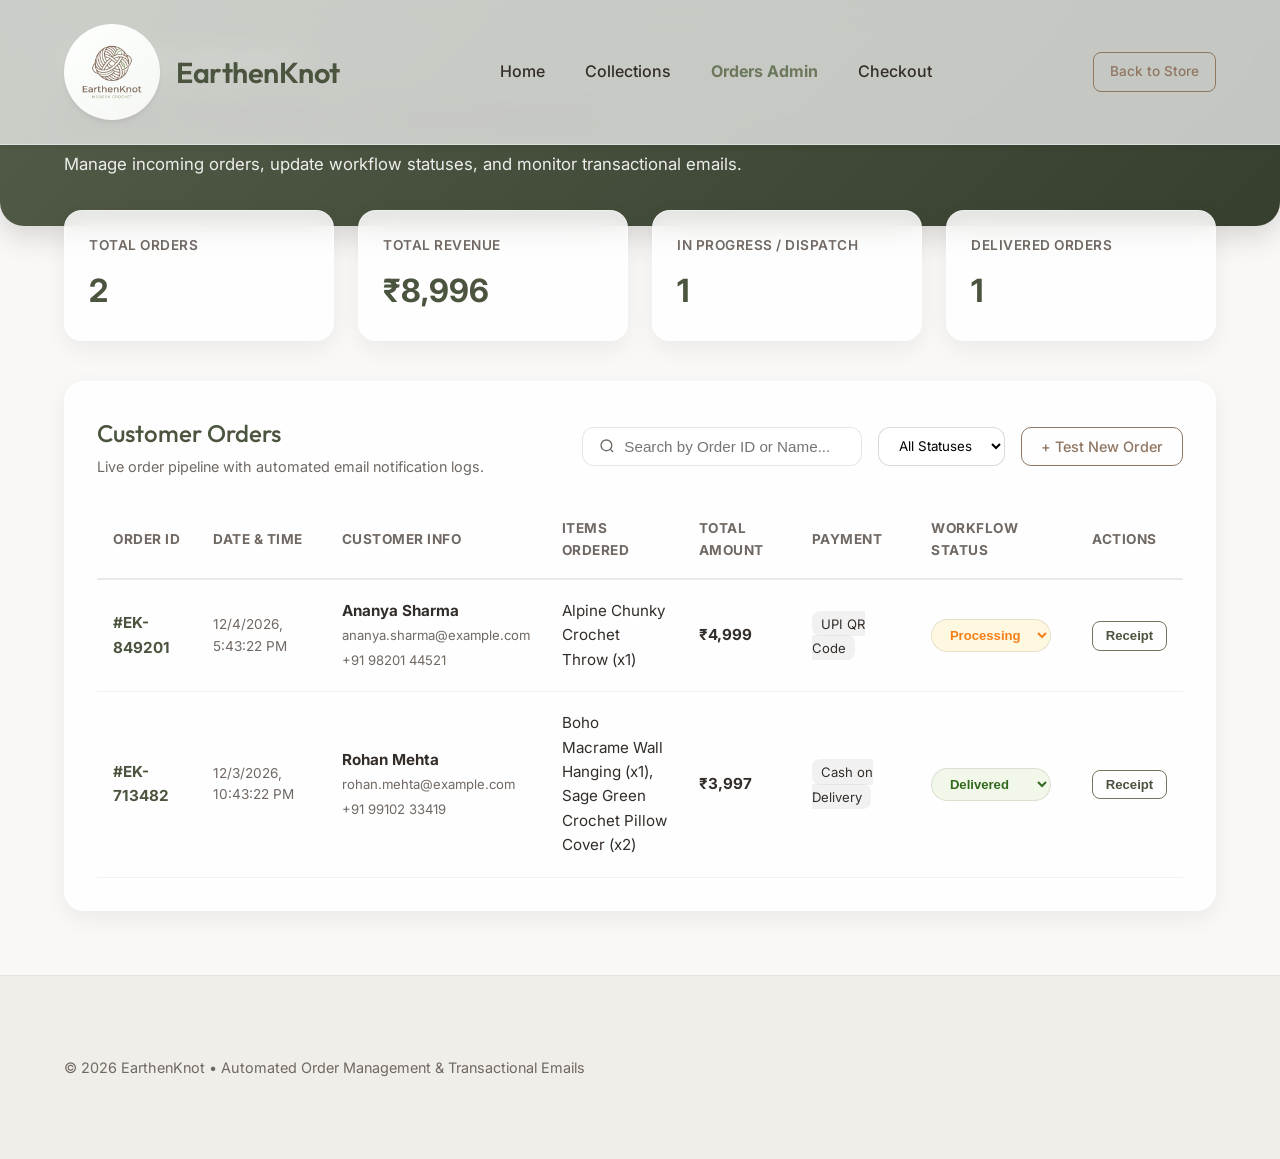
<file: orders.html>
<!DOCTYPE html>
<html lang="en">
<head>
  <meta charset="UTF-8">
  <meta name="viewport" content="width=device-width, initial-scale=1.0">
  <title>Order Management Dashboard - EarthenKnot</title>
  <link rel="stylesheet" href="styles.css">
  <link href="https://fonts.googleapis.com/css2?family=Inter:wght@300;400;500;600;700&family=Playfair+Display:ital,wght@0,600;0,700;1,400&display=swap" rel="stylesheet">
  <style>
    :root {
      --admin-surface: rgba(255, 255, 255, 0.85);
      --badge-confirmed: #2d6a4f;
      --badge-processing: #d97706;
      --badge-shipped: #2563eb;
      --badge-delivered: #16a34a;
    }
    .admin-header {
      background: linear-gradient(135deg, rgba(74, 84, 62, 0.95), rgba(44, 53, 36, 0.95));
      color: white;
      padding: 3rem 5%;
      border-radius: 0 0 24px 24px;
      margin-bottom: 2.5rem;
      box-shadow: 0 10px 30px rgba(0,0,0,0.15);
    }
    .kpi-grid {
      display: grid;
      grid-template-columns: repeat(auto-fit, minmax(220px, 1fr));
      gap: 1.5rem;
      margin-top: -3.5rem;
      padding: 0 5%;
      margin-bottom: 2.5rem;
    }
    .kpi-card {
      background: var(--admin-surface);
      backdrop-filter: blur(12px);
      border: 1px solid rgba(255, 255, 255, 0.4);
      border-radius: 18px;
      padding: 1.5rem;
      box-shadow: 0 8px 25px rgba(0,0,0,0.06);
      display: flex;
      flex-direction: column;
      gap: 0.5rem;
    }
    .kpi-title {
      font-size: 0.85rem;
      text-transform: uppercase;
      letter-spacing: 0.5px;
      color: var(--text-light);
      font-weight: 600;
    }
    .kpi-val {
      font-size: 2rem;
      font-weight: 700;
      color: var(--primary-dark);
    }
    .table-card {
      background: var(--admin-surface);
      backdrop-filter: blur(12px);
      border: 1px solid rgba(255, 255, 255, 0.4);
      border-radius: 20px;
      padding: 2rem;
      box-shadow: 0 8px 25px rgba(0,0,0,0.06);
      margin: 0 5% 4rem 5%;
      overflow-x: auto;
    }
    .orders-table {
      width: 100%;
      border-collapse: collapse;
      margin-top: 1.5rem;
    }
    .orders-table th {
      text-align: left;
      padding: 1rem;
      font-size: 0.85rem;
      text-transform: uppercase;
      letter-spacing: 0.5px;
      color: var(--text-light);
      border-bottom: 2px solid rgba(0,0,0,0.08);
    }
    .orders-table td {
      padding: 1.2rem 1rem;
      border-bottom: 1px solid rgba(0,0,0,0.05);
      font-size: 0.95rem;
      color: var(--text);
    }
    .orders-table tr:hover {
      background: rgba(108, 120, 92, 0.04);
    }
    .status-select {
      padding: 0.45rem 0.85rem;
      border-radius: 30px;
      font-weight: 600;
      font-size: 0.82rem;
      border: 1px solid rgba(0,0,0,0.1);
      cursor: pointer;
      outline: none;
      transition: all 0.2s;
    }
    .status-Confirmed { background: #e8f5e9; color: #2e7d32; }
    .status-Processing { background: #fff8e1; color: #f57f17; }
    .status-Shipped { background: #e3f2fd; color: #1565c0; }
    .status-Delivered { background: #f1f8e9; color: #33691e; }
    .status-Cancelled { background: #ffebee; color: #c62828; }
    .filter-bar {
      display: flex;
      justify-content: space-between;
      align-items: center;
      flex-wrap: wrap;
      gap: 1rem;
    }
    .search-box {
      display: flex;
      align-items: center;
      gap: 0.6rem;
      background: rgba(255,255,255,0.9);
      border: 1px solid rgba(0,0,0,0.1);
      border-radius: 12px;
      padding: 0.6rem 1rem;
      min-width: 280px;
    }
    .search-box input {
      border: none;
      background: transparent;
      outline: none;
      font-size: 0.95rem;
      width: 100%;
    }
    .modal-backdrop {
      position: fixed;
      inset: 0;
      background: rgba(0,0,0,0.5);
      backdrop-filter: blur(5px);
      display: none;
      align-items: center;
      justify-content: center;
      z-index: 9999;
    }
    .modal-box {
      background: white;
      border-radius: 20px;
      padding: 2.5rem;
      max-width: 640px;
      width: 90%;
      max-height: 85vh;
      overflow-y: auto;
      box-shadow: 0 20px 50px rgba(0,0,0,0.25);
    }
  </style>
</head>
<body>
  <!-- Navigation -->
  <nav class="navbar" id="main-nav">
    <a href="index.html" class="logo">
      <img src="assets/logo.png" alt="EarthenKnot Logo">
      EarthenKnot
    </a>
    <div class="nav-links">
      <a href="index.html">Home</a>
      <a href="collections.html">Collections</a>
      <a href="orders.html" style="color: var(--primary); font-weight: 700;">Orders Admin</a>
      <a href="checkout.html">Checkout</a>
    </div>
    <div class="nav-actions">
      <a href="index.html" class="btn btn-secondary" style="padding: 0.5rem 1rem; font-size: 0.85rem; border-radius: 8px;">Back to Store</a>
    </div>
  </nav>

  <!-- Admin Header -->
  <div class="admin-header">
    <div style="max-width: 1200px; margin: 0 auto;">
      <span style="font-size: 0.85rem; text-transform: uppercase; letter-spacing: 1.5px; opacity: 0.8;">EarthenKnot Management</span>
      <h1 style="font-size: 2.4rem; margin-top: 0.5rem; font-family: 'Playfair Display', serif;">Order Workflow & Automation</h1>
      <p style="opacity: 0.9; margin-top: 0.5rem; font-size: 1.05rem;">Manage incoming orders, update workflow statuses, and monitor transactional emails.</p>
    </div>
  </div>

  <!-- KPI Grid -->
  <div class="kpi-grid">
    <div class="kpi-card">
      <span class="kpi-title">Total Orders</span>
      <span class="kpi-val" id="kpi-total-orders">0</span>
    </div>
    <div class="kpi-card">
      <span class="kpi-title">Total Revenue</span>
      <span class="kpi-val" id="kpi-total-rev">₹0</span>
    </div>
    <div class="kpi-card">
      <span class="kpi-title">In Progress / Dispatch</span>
      <span class="kpi-val" id="kpi-pending">0</span>
    </div>
    <div class="kpi-card">
      <span class="kpi-title">Delivered Orders</span>
      <span class="kpi-val" id="kpi-delivered">0</span>
    </div>
  </div>

  <!-- Order Table Section -->
  <div class="table-card">
    <div class="filter-bar">
      <div>
        <h2 style="font-size: 1.5rem; color: var(--primary-dark);">Customer Orders</h2>
        <p style="color: var(--text-light); font-size: 0.9rem; margin-top: 0.2rem;">Live order pipeline with automated email notification logs.</p>
      </div>
      <div style="display: flex; gap: 1rem; flex-wrap: wrap;">
        <div class="search-box">
          <svg viewBox="0 0 24 24" style="width:18px;height:18px;stroke:var(--text-light);fill:none;stroke-width:2;">
            <circle cx="11" cy="11" r="8"></circle>
            <line x1="21" y1="21" x2="16.65" y2="16.65"></line>
          </svg>
          <input type="text" id="order-search" placeholder="Search by Order ID or Name..." onkeyup="renderOrdersTable()">
        </div>
        <select id="status-filter" onchange="renderOrdersTable()" style="padding: 0.6rem 1rem; border-radius: 12px; border: 1px solid rgba(0,0,0,0.15); background: white; font-family: 'Inter', sans-serif;">
          <option value="All">All Statuses</option>
          <option value="Confirmed">Confirmed</option>
          <option value="Processing">Processing</option>
          <option value="Shipped">Shipped</option>
          <option value="Delivered">Delivered</option>
        </select>
        <button onclick="addDemoOrder()" class="btn btn-secondary" style="border-radius: 10px; padding: 0.6rem 1.2rem; font-size: 0.9rem;">+ Test New Order</button>
      </div>
    </div>

    <table class="orders-table">
      <thead>
        <tr>
          <th>Order ID</th>
          <th>Date & Time</th>
          <th>Customer Info</th>
          <th>Items Ordered</th>
          <th>Total Amount</th>
          <th>Payment</th>
          <th>Workflow Status</th>
          <th>Actions</th>
        </tr>
      </thead>
      <tbody id="orders-tbody">
        <!-- Rendered by JS -->
      </tbody>
    </table>
  </div>

  <!-- Order Detail Receipt Modal -->
  <div class="modal-backdrop" id="order-modal">
    <div class="modal-box">
      <div style="display: flex; justify-content: space-between; align-items: center; margin-bottom: 1.5rem;">
        <h3 style="font-size: 1.6rem; color: var(--primary-dark);" id="modal-order-id">Order Details</h3>
        <button onclick="closeOrderModal()" style="background: none; border: none; font-size: 1.5rem; cursor: pointer; color: var(--text-light);">✕</button>
      </div>
      <div id="modal-order-content"></div>
      <div style="margin-top: 2rem; display: flex; justify-content: flex-end; gap: 1rem;">
        <button onclick="window.print()" class="btn btn-secondary" style="border-radius: 10px; padding: 0.7rem 1.5rem;">Print Receipt</button>
        <button onclick="closeOrderModal()" class="btn btn-primary" style="border-radius: 10px; padding: 0.7rem 1.5rem;">Close</button>
      </div>
    </div>
  </div>

  <footer>
    <div class="footer-content" style="max-width: 1200px; margin: 0 auto; text-align: center; padding: 2rem 0;">
      <p style="color: var(--text-light); font-size: 0.9rem;">&copy; 2026 EarthenKnot • Automated Order Management & Transactional Emails</p>
    </div>
  </footer>

  <script>
    // Initialize default test orders if empty
    function loadOrders() {
      let saved = localStorage.getItem('earthenknot_orders');
      if (!saved) {
        const demoOrders = [
          {
            id: '#EK-849201',
            date: new Date(Date.now() - 3600000 * 5).toLocaleString(),
            customer: {
              name: 'Ananya Sharma',
              email: 'ananya.sharma@example.com',
              phone: '+91 98201 44521',
              address: 'Flat 402, Green Meadows, Bandra West, Mumbai 400050'
            },
            items: [
              { name: 'Alpine Chunky Crochet Throw', qty: 1, price: 4999 }
            ],
            total: 4999,
            paymentMethod: 'UPI QR Code',
            status: 'Processing',
            customerEmailSent: true,
            merchantEmailSent: true
          },
          {
            id: '#EK-713482',
            date: new Date(Date.now() - 3600000 * 24).toLocaleString(),
            customer: {
              name: 'Rohan Mehta',
              email: 'rohan.mehta@example.com',
              phone: '+91 99102 33419',
              address: '18-B, Civil Lines, Koramangala, Bengaluru 560034'
            },
            items: [
              { name: 'Boho Macrame Wall Hanging', qty: 1, price: 2199 },
              { name: 'Sage Green Crochet Pillow Cover', qty: 2, price: 899 }
            ],
            total: 3997,
            paymentMethod: 'Cash on Delivery',
            status: 'Delivered',
            customerEmailSent: true,
            merchantEmailSent: true
          }
        ];
        localStorage.setItem('earthenknot_orders', JSON.stringify(demoOrders));
        return demoOrders;
      }
      return JSON.parse(saved);
    }

    function saveOrders(orders) {
      localStorage.setItem('earthenknot_orders', JSON.stringify(orders));
      updateKPIs(orders);
    }

    function updateKPIs(orders) {
      document.getElementById('kpi-total-orders').textContent = orders.length;
      const totalRev = orders.reduce((sum, o) => sum + (Number(o.total) || 0), 0);
      document.getElementById('kpi-total-rev').textContent = '₹' + totalRev.toLocaleString('en-IN');
      const pendingCount = orders.filter(o => o.status === 'Confirmed' || o.status === 'Processing').length;
      document.getElementById('kpi-pending').textContent = pendingCount;
      const deliveredCount = orders.filter(o => o.status === 'Delivered').length;
      document.getElementById('kpi-delivered').textContent = deliveredCount;
    }

    function renderOrdersTable() {
      const orders = loadOrders();
      updateKPIs(orders);
      const searchVal = (document.getElementById('order-search').value || '').toLowerCase();
      const statusFilter = document.getElementById('status-filter').value;
      const tbody = document.getElementById('orders-tbody');
      tbody.innerHTML = '';

      const filtered = orders.filter(order => {
        const matchesSearch = order.id.toLowerCase().includes(searchVal) ||
                              (order.customer?.name || '').toLowerCase().includes(searchVal) ||
                              (order.customer?.email || '').toLowerCase().includes(searchVal);
        const matchesStatus = statusFilter === 'All' || order.status === statusFilter;
        return matchesSearch && matchesStatus;
      });

      if (filtered.length === 0) {
        tbody.innerHTML = `<tr><td colspan="8" style="text-align: center; padding: 3rem; color: var(--text-light);">No matching orders found.</td></tr>`;
        return;
      }

      filtered.forEach((o, index) => {
        const tr = document.createElement('tr');
        const itemsSummary = (o.items || []).map(i => `${i.name} (x${i.qty})`).join(', ') || 'Crochet Creation';
        tr.innerHTML = `
          <td><strong style="color: var(--primary-dark);">${o.id}</strong></td>
          <td style="font-size: 0.85rem; color: var(--text-light);">${o.date}</td>
          <td>
            <strong>${o.customer?.name || 'Customer'}</strong><br>
            <span style="font-size: 0.82rem; color: var(--text-light);">${o.customer?.email || ''}</span><br>
            <span style="font-size: 0.82rem; color: var(--text-light);">${o.customer?.phone || ''}</span>
          </td>
          <td style="max-width: 220px;">${itemsSummary}</td>
          <td><strong>₹${Number(o.total || 0).toLocaleString('en-IN')}</strong></td>
          <td>
            <span style="font-size: 0.82rem; background: rgba(0,0,0,0.05); padding: 0.3rem 0.6rem; border-radius: 8px;">
              ${o.paymentMethod}
            </span>
          </td>
          <td>
            <select class="status-select status-${o.status}" onchange="changeOrderStatus('${o.id}', this.value)">
              <option value="Confirmed" ${o.status === 'Confirmed' ? 'selected' : ''}>Confirmed</option>
              <option value="Processing" ${o.status === 'Processing' ? 'selected' : ''}>Processing</option>
              <option value="Shipped" ${o.status === 'Shipped' ? 'selected' : ''}>Shipped</option>
              <option value="Delivered" ${o.status === 'Delivered' ? 'selected' : ''}>Delivered</option>
              <option value="Cancelled" ${o.status === 'Cancelled' ? 'selected' : ''}>Cancelled</option>
            </select>
          </td>
          <td>
            <button onclick="viewOrderDetails('${o.id}')" style="background: none; border: 1px solid var(--primary); color: var(--primary-dark); padding: 0.4rem 0.8rem; border-radius: 8px; cursor: pointer; font-size: 0.82rem; font-weight: 600;">
              Receipt
            </button>
          </td>
        `;
        tbody.appendChild(tr);
      });
    }

    function changeOrderStatus(orderId, newStatus) {
      const orders = loadOrders();
      const order = orders.find(o => o.id === orderId);
      if (order) {
        order.status = newStatus;
        saveOrders(orders);
        renderOrdersTable();
      }
    }

    function viewOrderDetails(orderId) {
      const orders = loadOrders();
      const order = orders.find(o => o.id === orderId);
      if (!order) return;

      document.getElementById('modal-order-id').textContent = `Receipt • ${order.id}`;
      const contentEl = document.getElementById('modal-order-content');
      const itemsHtml = (order.items || []).map(i => `
        <div style="display:flex; justify-content:space-between; padding:0.6rem 0; border-bottom:1px solid #f0f0f0;">
          <span>${i.name} × ${i.qty}</span>
          <strong>₹${(i.price * i.qty).toLocaleString('en-IN')}</strong>
        </div>
      `).join('');

      contentEl.innerHTML = `
        <div style="background:rgba(108,120,92,0.08); padding:1.2rem; border-radius:12px; margin-bottom:1.5rem;">
          <div style="display:flex; justify-content:space-between; margin-bottom:0.5rem;">
            <span style="color:var(--text-light); font-size:0.85rem;">Date & Time</span>
            <strong>${order.date}</strong>
          </div>
          <div style="display:flex; justify-content:space-between; margin-bottom:0.5rem;">
            <span style="color:var(--text-light); font-size:0.85rem;">Payment Mode</span>
            <strong>${order.paymentMethod}</strong>
          </div>
          <div style="display:flex; justify-content:space-between;">
            <span style="color:var(--text-light); font-size:0.85rem;">Order Status</span>
            <strong style="color:var(--primary-dark);">${order.status}</strong>
          </div>
        </div>

        <h4 style="font-size:1rem; color:var(--primary-dark); margin-bottom:0.5rem;">Customer & Shipping Address</h4>
        <div style="border:1px solid #eee; padding:1rem; border-radius:12px; margin-bottom:1.5rem;">
          <strong>${order.customer?.name}</strong><br>
          <span style="font-size:0.9rem; color:var(--text);">${order.customer?.email} • ${order.customer?.phone}</span><br>
          <p style="font-size:0.9rem; color:var(--text); margin-top:0.5rem; margin-bottom:0;">${order.customer?.address}</p>
        </div>

        <h4 style="font-size:1rem; color:var(--primary-dark); margin-bottom:0.5rem;">Order Items</h4>
        <div style="border:1px solid #eee; padding:1rem; border-radius:12px; margin-bottom:1.5rem;">
          ${itemsHtml}
          <div style="display:flex; justify-content:space-between; padding-top:0.8rem; font-size:1.15rem; font-weight:700;">
            <span>Total Amount Paid</span>
            <span>₹${Number(order.total).toLocaleString('en-IN')}</span>
          </div>
        </div>

        <div style="background:#f8fafc; border-left:4px solid #2563eb; padding:1rem; border-radius:8px; font-size:0.85rem;">
          <strong>Automated Transactional Emails Log:</strong><br>
          ✅ Customer Order Confirmation sent to <code>${order.customer?.email}</code><br>
          ✅ Merchant Notification sent to store admin
        </div>
      `;
      document.getElementById('order-modal').style.display = 'flex';
    }

    function closeOrderModal() {
      document.getElementById('order-modal').style.display = 'none';
    }

    function addDemoOrder() {
      const orders = loadOrders();
      const newOrder = {
        id: '#EK-' + Math.floor(100000 + Math.random() * 900000),
        date: new Date().toLocaleString(),
        customer: {
          name: 'Priya Nair',
          email: 'priya.nair@example.com',
          phone: '+91 98450 11234',
          address: '42, Lotus Grove, Indiranagar, Bengaluru 560038'
        },
        items: [
          { name: 'Earthen Heritage Blanket', qty: 1, price: 3499 }
        ],
        total: 3499,
        paymentMethod: 'UPI QR Code',
        status: 'Confirmed',
        customerEmailSent: true,
        merchantEmailSent: true
      };
      orders.unshift(newOrder);
      saveOrders(orders);
      renderOrdersTable();
      alert('Simulated new order ' + newOrder.id + ' placed! Transactional emails triggered.');
    }

    document.addEventListener('DOMContentLoaded', renderOrdersTable);
  </script>
</body>
</html>
</file>
<file: styles.css>
@import url('https://fonts.googleapis.com/css2?family=Inter:wght@300;400;500;600&family=Outfit:wght@300;400;500;600&display=swap');

:root {
  /* Earthy Color Palette */
  --primary: #6c785c; /* Muted olive/sage green */
  --primary-dark: #4a543e;
  --secondary: #907661; /* Warm mocha brown */
  --secondary-light: #bbaa9c;
  --accent: #d2bba0; /* Soft beige/sand */
  --bg: #f9f8f6; /* Off-white warm background */
  --bg-secondary: #f0eee8;
  --text: #332d29; /* Dark brown/black for text */
  --text-light: #706863;
  --surface: #ffffff;
  
  /* Utilities */
  --radius: 16px;
  --radius-sm: 8px;
  --shadow-sm: 0 4px 6px -1px rgba(0, 0, 0, 0.05), 0 2px 4px -1px rgba(0, 0, 0, 0.03);
  --shadow-md: 0 10px 15px -3px rgba(0, 0, 0, 0.05), 0 4px 6px -2px rgba(0, 0, 0, 0.025);
  --shadow-lg: 0 20px 25px -5px rgba(0, 0, 0, 0.05), 0 10px 10px -5px rgba(0, 0, 0, 0.02);
  --glass-bg: rgba(255, 255, 255, 0.7);
  --glass-border: 1px solid rgba(255, 255, 255, 0.4);
}

* {
  box-sizing: border-box;
  margin: 0;
  padding: 0;
}

html {
  scroll-behavior: smooth;
}

body {
  font-family: 'Inter', sans-serif;
  background-color: var(--bg);
  color: var(--text);
  line-height: 1.6;
  overflow-x: hidden;
}

h1, h2, h3, h4, h5, h6 {
  font-family: 'Outfit', sans-serif;
  font-weight: 500;
  color: var(--text);
}

a {
  text-decoration: none;
  color: inherit;
  transition: all 0.3s ease;
}

/* === Navbar === */
.navbar {
  position: fixed;
  top: 0;
  left: 0;
  width: 100%;
  padding: 1.5rem 5%;
  display: flex;
  justify-content: space-between;
  align-items: center;
  z-index: 1000;
  background: var(--glass-bg);
  backdrop-filter: blur(12px);
  -webkit-backdrop-filter: blur(12px);
  border-bottom: var(--glass-border);
  box-shadow: var(--shadow-sm);
  transition: padding 0.3s ease;
}

.navbar.scrolled {
  padding: 1rem 5%;
}

.logo {
  display: flex;
  align-items: center;
  gap: 1rem;
  font-family: 'Outfit', sans-serif;
  font-size: 1.8rem;
  font-weight: 600;
  letter-spacing: -0.5px;
  color: var(--primary-dark);
}

.logo img {
  height: 96px;
  width: 96px;
  border-radius: 50%;
  object-fit: cover;
  box-shadow: var(--shadow-sm);
}

.nav-links {
  display: flex;
  gap: 2.5rem;
  align-items: center;
}

.nav-links a {
  font-weight: 500;
  font-size: 1rem;
  position: relative;
}

/* Dropdown Menu Setup */
.dropdown {
  position: relative;
  display: inline-block;
  cursor: pointer;
}

.dropdown-content {
  visibility: hidden;
  opacity: 0;
  position: absolute;
  background-color: var(--glass-bg);
  min-width: 200px;
  box-shadow: var(--shadow-lg);
  border-radius: var(--radius-sm);
  z-index: 1000;
  backdrop-filter: blur(12px);
  -webkit-backdrop-filter: blur(12px);
  border: var(--glass-border);
  padding: 0.5rem 0;
  top: 150%;
  left: 50%;
  transform: translateX(-50%) translateY(10px);
  transition: all 0.3s ease;
}

.dropdown-content a {
  padding: 0.8rem 1.5rem;
  display: block;
  font-size: 1rem;
  font-weight: 400;
  color: var(--text-light);
  font-family: 'Inter', sans-serif;
}

.dropdown-content a::after {
  content: none;
}

.dropdown-content a:hover {
  background-color: rgba(108, 120, 92, 0.1);
  color: var(--primary-dark);
}

.dropdown-content.show {
  visibility: visible;
  opacity: 1;
  transform: translateX(-50%) translateY(0);
}

.nav-links a::after {
  content: '';
  position: absolute;
  bottom: -4px;
  left: 0;
  width: 0;
  height: 2px;
  background-color: var(--primary);
  transition: width 0.3s ease;
}

.nav-links a:hover {
  color: var(--primary);
}

.nav-links a:hover::after, .nav-links a.active::after {
  width: 100%;
}

.nav-links a.dropbtn::after {
  display: none;
}

.nav-actions {
  display: flex;
  align-items: center;
  gap: 1.5rem;
}

.cart-btn {
  background: none;
  border: none;
  cursor: pointer;
  position: relative;
  display: flex;
  align-items: center;
  justify-content: center;
}

.cart-btn svg {
  width: 24px;
  height: 24px;
  fill: none;
  stroke: var(--text);
  stroke-width: 2;
  transition: stroke 0.3s ease;
}

.cart-btn:hover svg {
  stroke: var(--primary);
}

.cart-badge {
  position: absolute;
  top: -5px;
  right: -8px;
  background-color: var(--secondary);
  color: white;
  font-size: 0.7rem;
  font-weight: 600;
  width: 18px;
  height: 18px;
  border-radius: 50%;
  display: flex;
  align-items: center;
  justify-content: center;
}

/* === Buttons === */
.btn {
  display: inline-block;
  padding: 0.8rem 1.8rem;
  border-radius: 30px;
  font-weight: 500;
  cursor: pointer;
  transition: all 0.3s ease;
  font-family: 'Inter', sans-serif;
  border: transparent;
}

.btn-primary {
  background-color: var(--primary);
  color: white;
  box-shadow: 0 4px 10px rgba(108, 120, 92, 0.3);
}

.btn-primary:hover {
  background-color: var(--primary-dark);
  transform: translateY(-2px);
  box-shadow: 0 6px 12px rgba(108, 120, 92, 0.4);
}

.btn-secondary {
  background-color: transparent;
  color: var(--secondary);
  border: 1px solid var(--secondary);
}

.btn-secondary:hover {
  background-color: var(--secondary);
  color: white;
}

/* === Layout/Containers === */
.main-wrapper {
  margin-top: 80px; /* To account for fixed navbar */
  min-height: calc(100vh - 80px - 200px); /* Adjust based on footer */
}

section {
  padding: 5rem 5%;
}

.container {
  max-width: 1200px;
  margin: 0 auto;
}

.glass-panel {
  background: var(--glass-bg);
  backdrop-filter: blur(16px);
  -webkit-backdrop-filter: blur(16px);
  border: var(--glass-border);
  border-radius: var(--radius);
  box-shadow: var(--shadow-md);
  padding: 2.5rem;
}

/* ===  Category Filter Chips (mobile scroll) === */
.category-chips {
  display: flex;
  flex-wrap: wrap;
  gap: 0.6rem;
  justify-content: center;
  margin-bottom: 2rem;
}

/* === Footer === */
footer {
  background-color: var(--bg-secondary);
  padding: 3rem 5%;
  text-align: center;
  color: var(--text-light);
  border-top: 1px solid rgba(0,0,0,0.05);
}

.footer-content {
  display: flex;
  justify-content: space-between;
  align-items: center;
  max-width: 1200px;
  margin: 0 auto;
  flex-wrap: wrap;
  gap: 2rem;
}

.footer-logo {
  font-family: 'Outfit', sans-serif;
  font-size: 1.25rem;
  font-weight: 600;
  color: var(--primary-dark);
}

.social-links {
  display: flex;
  gap: 1rem;
}

.social-links a {
  display: flex;
  align-items: center;
  justify-content: center;
  width: 40px;
  height: 40px;
  border-radius: 50%;
  background: var(--surface);
  box-shadow: var(--shadow-sm);
  transition: transform 0.3s ease, background 0.3s ease, color 0.3s ease;
}

.social-links a:hover {
  transform: translateY(-3px);
  background: var(--primary);
  color: white;
}

/* Mobile footer stacking */
@media (max-width: 600px) {
  .footer-content {
    flex-direction: column;
    align-items: center;
    text-align: center;
    gap: 1.2rem;
  }
}

/* Base animations */
@keyframes fadeIn {
  from { opacity: 0; transform: translateY(20px); }
  to { opacity: 1; transform: translateY(0); }
}

.fade-in {
  animation: fadeIn 0.8s ease forwards;
  opacity: 0;
}
.delay-1 { animation-delay: 0.1s; }
.delay-2 { animation-delay: 0.2s; }
.delay-3 { animation-delay: 0.3s; }

/* === Embedded Videos === */
.video-container {
  width: 100%;
  aspect-ratio: 16 / 9;
  border-radius: var(--radius);
  overflow: hidden;
  box-shadow: var(--shadow-sm);
  margin-bottom: 2rem;
  background-color: var(--surface);
}
.video-container.short {
  max-width: 350px;
  aspect-ratio: 9 / 16;
}
.video-container iframe {
  width: 100%;
  height: 100%;
  border: none;
}

/* === Product Gallery === */
.product-gallery {
  display: flex;
  flex-direction: row;
  align-items: start;
  gap: 1.5rem;
}

.main-image-container {
  flex: 1;
  border-radius: 20px;
  overflow: hidden;
  box-shadow: var(--shadow-lg);
  position: relative;
  background-color: var(--surface);
  max-height: 500px;
}

.main-image-container img {
  width: 100%;
  height: 100%;
  max-height: 500px;
  object-fit: contain;
  display: block;
  transition: transform 0.1s ease-out;
  transform-origin: center center;
}

.thumbnails {
  display: flex;
  flex-direction: column;
  gap: 1rem;
  overflow-y: auto;
  max-height: 500px;
  padding-right: 0.5rem;
  scrollbar-width: none;
}
.thumbnails::-webkit-scrollbar { 
  display: none; 
}

.thumbnail {
  width: 80px;
  height: 80px;
  border-radius: 12px;
  object-fit: cover;
  cursor: pointer;
  border: 2px solid transparent;
  transition: all 0.3s ease;
  box-shadow: var(--shadow-sm);
  background-color: var(--surface);
  flex-shrink: 0;
}

.thumbnail:hover, .thumbnail.active {
  border-color: var(--primary);
  transform: translateY(-2px);
}

.thumbnail.active {
  box-shadow: var(--shadow-md);
}

/* Product gallery flips to vertical (image on top, thumbnails below) on mobile */
@media (max-width: 600px) {
  .product-gallery {
    flex-direction: column;
  }

  .main-image-container {
    max-height: 320px;
    border-radius: 14px;
  }

  .main-image-container img {
    max-height: 320px;
  }

  .thumbnails {
    flex-direction: row;
    overflow-x: auto;
    overflow-y: hidden;
    max-height: none;
    padding-right: 0;
    padding-bottom: 0.25rem;
    gap: 0.7rem;
  }

  .thumbnail {
    width: 64px;
    height: 64px;
    flex-shrink: 0;
  }
}

/* Global Search */
.search-input-expand {
  width: 0;
  padding: 0;
  border: none;
  background: transparent;
  font-family: 'Inter', sans-serif;
  font-size: 1rem;
  color: var(--text);
  outline: none;
  transition: width 0.4s ease, padding 0.4s ease, border 0.3s ease;
  border-radius: 20px;
}

.search-input-expand.active {
  width: 220px;
  padding: 0.5rem 1rem;
  border: 1px solid rgba(108, 120, 92, 0.3);
  background: var(--glass-bg);
}

.search-results-dropdown {
  display: none;
  position: absolute;
  top: 110%;
  right: 0;
  min-width: 320px;
  max-height: 400px;
  overflow-y: auto;
  background: var(--glass-bg);
  backdrop-filter: blur(16px);
  -webkit-backdrop-filter: blur(16px);
  border: var(--glass-border);
  border-radius: var(--radius-sm);
  box-shadow: var(--shadow-lg);
  z-index: 2000;
  padding: 0.5rem 0;
}

.search-results-dropdown.active {
  display: block;
}

.search-result-item {
  display: flex;
  align-items: center;
  gap: 1rem;
  padding: 0.8rem 1.2rem;
  text-decoration: none;
  color: var(--text);
  transition: background 0.2s ease;
}

.search-result-item:hover {
  background: rgba(108, 120, 92, 0.1);
}

.search-result-item img {
  width: 48px;
  height: 48px;
  border-radius: 8px;
  object-fit: cover;
}

.search-result-info {
  display: flex;
  flex-direction: column;
}

.search-result-info .result-name {
  font-weight: 500;
  font-size: 0.95rem;
  color: var(--text);
}

.search-result-info .result-price {
  font-size: 0.85rem;
  color: var(--primary-dark);
  font-weight: 600;
}

.search-no-results {
  padding: 1.5rem;
  text-align: center;
  color: var(--text-light);
  font-size: 0.95rem;
}

/* === User Auth Button (Navbar) === */
.user-btn {
  background: none;
  border: none;
  cursor: pointer;
  position: relative;
  display: flex;
  align-items: center;
  justify-content: center;
  gap: 0.4rem;
  padding: 0.4rem 0.8rem;
  border-radius: 20px;
  transition: background 0.3s ease, color 0.3s ease;
  color: var(--text);
  font-family: 'Inter', sans-serif;
}

.user-btn:hover {
  background: rgba(108, 120, 92, 0.1);
  color: var(--primary);
}

.user-btn-label {
  font-size: 0.9rem;
  font-weight: 500;
  white-space: nowrap;
}

.user-auth-container {
  position: relative;
}

.user-dropdown {
  display: none;
  position: absolute;
  top: 130%;
  right: 0;
  min-width: 220px;
  background: var(--glass-bg);
  backdrop-filter: blur(16px);
  -webkit-backdrop-filter: blur(16px);
  border: var(--glass-border);
  border-radius: var(--radius-sm);
  box-shadow: var(--shadow-lg);
  z-index: 2000;
  overflow: hidden;
  animation: fadeIn 0.25s ease;
}

.user-dropdown.show {
  display: block;
}

.user-dropdown-header {
  padding: 1rem 1.2rem;
  display: flex;
  flex-direction: column;
  gap: 0.2rem;
}

.user-dropdown-name {
  font-weight: 600;
  font-size: 1rem;
  color: var(--text);
}

.user-dropdown-email {
  font-size: 0.8rem;
  color: var(--text-light);
  word-break: break-all;
}

.user-dropdown-divider {
  height: 1px;
  background: rgba(0,0,0,0.06);
}

.user-dropdown-logout {
  width: 100%;
  padding: 0.9rem 1.2rem;
  background: none;
  border: none;
  text-align: left;
  font-size: 0.95rem;
  color: var(--secondary);
  font-family: 'Inter', sans-serif;
  cursor: pointer;
  transition: background 0.2s ease, color 0.2s ease;
}

.user-dropdown-logout:hover {
  background: rgba(144, 118, 97, 0.1);
  color: var(--primary-dark);
}

.user-dropdown-item {
  width: 100%;
  padding: 0.9rem 1.2rem;
  background: none;
  border: none;
  text-align: left;
  font-size: 0.95rem;
  color: var(--text);
  font-family: 'Inter', sans-serif;
  cursor: pointer;
  transition: background 0.2s ease, color 0.2s ease;
  display: block;
  text-decoration: none;
}

.user-dropdown-item:hover {
  background: rgba(108, 120, 92, 0.08);
  color: var(--primary-dark);
}

/* === Auth Page === */
.auth-section {
  width: 100%;
  max-width: 480px;
  margin: 2rem auto;
  padding: 0 1.5rem;
  position: relative;
}

.auth-bg-orb {
  position: absolute;
  border-radius: 50%;
  filter: blur(80px);
  opacity: 0.35;
  pointer-events: none;
  z-index: -1;
}

.auth-bg-orb-1 {
  width: 300px;
  height: 300px;
  background: var(--primary);
  top: -80px;
  left: -100px;
}

.auth-bg-orb-2 {
  width: 250px;
  height: 250px;
  background: var(--accent);
  bottom: -60px;
  right: -80px;
}

.auth-container {
  padding: 3rem 2.5rem;
  border-radius: 24px;
  position: relative;
  overflow: hidden;
}

.auth-header {
  text-align: center;
  margin-bottom: 2rem;
}

.auth-logo {
  width: 64px;
  height: 64px;
  border-radius: 50%;
  object-fit: cover;
  box-shadow: var(--shadow-sm);
  margin-bottom: 1rem;
}

.auth-header h1 {
  font-size: 1.8rem;
  color: var(--primary-dark);
  margin-bottom: 0.3rem;
  transition: all 0.3s ease;
}

.auth-header p {
  color: var(--text-light);
  font-size: 0.95rem;
}

/* Auth Form */
.auth-form .form-group {
  margin-bottom: 1.3rem;
}

.auth-form label {
  display: block;
  font-size: 0.85rem;
  font-weight: 500;
  color: var(--text);
  margin-bottom: 0.4rem;
}

.input-wrapper {
  position: relative;
  display: flex;
  align-items: center;
}

.input-icon {
  position: absolute;
  left: 14px;
  width: 18px;
  height: 18px;
  fill: none;
  stroke: var(--text-light);
  stroke-width: 2;
  stroke-linecap: round;
  stroke-linejoin: round;
  pointer-events: none;
  transition: stroke 0.3s ease;
}

.input-wrapper input {
  width: 100%;
  padding: 0.85rem 2.8rem 0.85rem 2.8rem;
  border-radius: 12px;
  border: 1.5px solid rgba(0, 0, 0, 0.08);
  background: var(--surface);
  font-size: 0.95rem;
  color: var(--text);
  font-family: 'Inter', sans-serif;
  outline: none;
  transition: border-color 0.3s ease, box-shadow 0.3s ease;
}

/* Toggle Password Visibility Button */
.toggle-password-btn {
  position: absolute;
  right: 14px;
  background: none;
  border: none;
  cursor: pointer;
  padding: 0;
  display: flex;
  align-items: center;
  justify-content: center;
  color: var(--text-light);
  transition: color 0.2s ease;
}

.toggle-password-btn:hover {
  color: var(--primary);
}

.toggle-password-btn svg {
  width: 18px;
  height: 18px;
  fill: none;
  stroke: currentColor;
  stroke-width: 2;
  stroke-linecap: round;
  stroke-linejoin: round;
}

.input-wrapper input:focus {
  border-color: rgba(108, 120, 92, 0.5);
  box-shadow: 0 0 0 3px rgba(108, 120, 92, 0.1);
}

.input-wrapper input:focus + .input-icon,
.input-wrapper:focus-within .input-icon {
  stroke: var(--primary);
}

.input-wrapper input::placeholder {
  color: var(--text-light);
  opacity: 0.6;
}

.auth-submit-btn {
  width: 100%;
  padding: 1rem;
  font-size: 1.05rem;
  border-radius: 14px;
  margin-top: 0.5rem;
  display: flex;
  align-items: center;
  justify-content: center;
  gap: 0.5rem;
}

.auth-submit-btn:disabled {
  opacity: 0.7;
  cursor: not-allowed;
}

.auth-toggle {
  text-align: center;
  margin-top: 1.5rem;
  font-size: 0.9rem;
  color: var(--text-light);
}

.auth-toggle a {
  color: var(--primary);
  font-weight: 600;
  text-decoration: none;
  transition: color 0.3s ease;
}

.auth-toggle a:hover {
  color: var(--primary-dark);
  text-decoration: underline;
}

/* Auth Toast */
.auth-toast {
  position: fixed;
  top: 100px;
  left: 50%;
  transform: translateX(-50%) translateY(-20px);
  padding: 0.9rem 1.8rem;
  border-radius: 12px;
  font-size: 0.95rem;
  font-weight: 500;
  font-family: 'Inter', sans-serif;
  z-index: 9999;
  opacity: 0;
  pointer-events: none;
  transition: opacity 0.4s ease, transform 0.4s ease;
  box-shadow: var(--shadow-lg);
  max-width: 90vw;
  text-align: center;
}

.auth-toast.success {
  background: #e8f5e9;
  color: #2e7d32;
  border: 1px solid #a5d6a7;
}

.auth-toast.error {
  background: #fbe9e7;
  color: #c62828;
  border: 1px solid #ef9a9a;
}

.auth-toast.show {
  opacity: 1;
  transform: translateX(-50%) translateY(0);
  pointer-events: auto;
}

/* Spinner */
@keyframes spin {
  0% { transform: rotate(0deg); }
  100% { transform: rotate(360deg); }
}

/* ====================================================
   Comprehensive Responsive Design (Desktop, Tablet, Mobile)
   ==================================================== */

/* Mobile Hamburger Toggle Button */
.mobile-menu-btn {
  display: none;
  background: none;
  border: none;
  cursor: pointer;
  padding: 0.5rem;
  color: var(--text);
  z-index: 1001;
}

.mobile-menu-btn svg {
  width: 26px;
  height: 26px;
  stroke: currentColor;
  stroke-width: 2;
  fill: none;
  transition: transform 0.3s ease;
}

/* Tablet Layout (max-width: 1024px) */
@media (max-width: 1024px) {
  .navbar {
    padding: 1.2rem 4%;
  }
  .navbar.scrolled {
    padding: 0.8rem 4%;
  }
  .nav-links {
    gap: 1.5rem;
  }
  .container {
    padding-left: 4% !important;
    padding-right: 4% !important;
  }
  #product-grid {
    grid-template-columns: repeat(auto-fill, minmax(220px, 1fr)) !important;
    gap: 1.6rem !important;
  }
  section {
    padding: 4rem 4%;
  }
}

/* Small Tablet / Large Phone (max-width: 768px) */
@media (max-width: 768px) {
  #product-grid {
    grid-template-columns: repeat(2, 1fr) !important;
    gap: 1.2rem !important;
  }

  .product-card.glass-panel {
    padding: 1rem !important;
  }

  section {
    padding: 3rem 4%;
  }

  .collection-note {
    padding: 1rem 1.2rem;
    font-size: 0.88rem;
    margin-bottom: 2rem;
  }

  .collection-note-title {
    font-size: 1rem;
  }

  h1[style*="font-size: 3rem"] {
    font-size: 2.2rem !important;
  }
}

/* Mobile & Small Tablet Navigation Drawer (max-width: 850px) */
@media (max-width: 850px) {
  .mobile-menu-btn {
    display: flex;
    align-items: center;
    justify-content: center;
  }

  .nav-links {
    display: none;
    position: absolute;
    top: 100%;
    left: 0;
    width: 100%;
    background: rgba(255, 255, 255, 0.98);
    backdrop-filter: blur(20px);
    -webkit-backdrop-filter: blur(20px);
    flex-direction: column;
    align-items: stretch;
    padding: 1.5rem 6%;
    gap: 1.2rem;
    box-shadow: var(--shadow-lg);
    border-bottom: var(--glass-border);
    animation: slideDownNav 0.3s cubic-bezier(0.16, 1, 0.3, 1);
  }

  .nav-links.open {
    display: flex;
  }

  .nav-links a {
    font-size: 1.15rem;
    padding: 0.5rem 0;
    border-bottom: 1px solid rgba(0, 0, 0, 0.05);
  }

  .dropdown {
    width: 100%;
  }

  .dropdown-content {
    position: static;
    visibility: visible;
    opacity: 1;
    display: none;
    box-shadow: none;
    border: none;
    background: rgba(108, 120, 92, 0.06);
    transform: none;
    margin-top: 0.5rem;
    padding: 0.5rem 1rem;
    border-radius: var(--radius-sm);
  }

  .dropdown.open .dropdown-content {
    display: block;
  }

  .dropdown-content a {
    padding: 0.6rem 0.8rem;
    font-size: 1rem;
    border-bottom: none;
  }

  .search-input-expand.active {
    width: 160px;
  }

  .search-results-dropdown {
    min-width: 260px;
    right: 0;
  }
}

@keyframes slideDownNav {
  from {
    opacity: 0;
    transform: translateY(-10px);
  }
  to {
    opacity: 1;
    transform: translateY(0);
  }
}

/* Mobile Screens (max-width: 600px) */
@media (max-width: 600px) {
  .navbar {
    padding: 0.75rem 4%;
  }

  .logo {
    font-size: 1.2rem;
    gap: 0.5rem;
  }

  .logo img {
    width: 38px !important;
    height: 38px !important;
  }

  .nav-actions {
    gap: 0.5rem;
  }

  /* Hide "Sign In" text on very small screens, show icon only */
  .user-btn-label {
    display: none;
  }

  .user-btn {
    padding: 0.4rem 0.6rem;
    border: 1px solid rgba(108, 120, 92, 0.25);
    border-radius: 10px;
  }

  h1 {
    font-size: clamp(1.6rem, 6.5vw, 2.2rem) !important;
  }

  section {
    padding: 2.5rem 4%;
  }

  /* Collections: 2-column grid on mobile */
  #product-grid {
    grid-template-columns: repeat(2, 1fr) !important;
    gap: 1rem !important;
  }

  .product-card {
    max-width: 100%;
  }

  /* Tighter card padding on mobile */
  .product-card.glass-panel {
    padding: 0.85rem !important;
  }

  /* Smaller text in product cards */
  .product-card h3 {
    font-size: 0.95rem !important;
  }

  .product-card p[style*="font-weight: 600"] {
    font-size: 0.95rem !important;
  }

  /* Slightly smaller Add to Cart button on mobile cards */
  .product-card .btn {
    font-size: 0.82rem;
    padding: 0.55rem 0.5rem;
  }

  /* Make image container aspect ratio tighter on very small cards */
  .product-image-container {
    margin-bottom: 0.8rem;
  }

  /* Collection note compact on mobile */
  .collection-note {
    padding: 0.85rem 1rem;
    font-size: 0.85rem;
    margin-bottom: 1.5rem;
    border-radius: 10px;
    text-align: left;
  }

  .collection-note-title {
    font-size: 0.95rem;
  }

  /* Product Details Page Responsive */
  .product-action-bar-responsive {
    flex-direction: column !important;
    align-items: stretch !important;
    text-align: center !important;
    gap: 1rem !important;
    padding: 1.2rem !important;
  }

  .product-action-bar-responsive button {
    width: 100%;
  }

  /* Checkout & Auth Layouts */
  .checkout-container,
  .auth-container {
    padding: 1.5rem 1.2rem !important;
    border-radius: 16px;
  }

  .auth-bg-orb-1,
  .auth-bg-orb-2 {
    display: none;
  }

  /* Hero product images responsive height */
  .featured .product-card img[style*="height: 380px"],
  .featured img {
    height: 200px !important;
    object-fit: cover !important;
  }

  /* Main wrapper top offset adjustment for smaller navbar */
  .main-wrapper {
    margin-top: 65px;
  }
}

/* Small Phones (max-width: 400px) */
@media (max-width: 400px) {
  .search-input-expand.active {
    width: 100px;
  }

  .logo {
    font-size: 1.1rem;
  }

  .logo img {
    width: 34px !important;
    height: 34px !important;
  }

  #product-grid {
    grid-template-columns: repeat(2, 1fr) !important;
    gap: 0.75rem !important;
  }

  .product-card.glass-panel {
    padding: 0.7rem !important;
  }

  .product-card h3 {
    font-size: 0.85rem !important;
  }
}

/* Sold Out Badge */
.sold-out-badge {
  background-color: var(--secondary);
  color: white;
  font-size: 0.72rem;
  font-weight: 700;
  padding: 0.3rem 0.75rem;
  border-radius: 20px;
  text-transform: uppercase;
  letter-spacing: 0.6px;
  box-shadow: var(--shadow-sm);
}

/* Collection Reorder Custom Note */
.collection-note {
  max-width: 650px;
  margin: 0 auto 3rem auto;
  padding: 1.2rem 1.8rem;
  background: rgba(144, 118, 97, 0.06);
  border-left: 4px solid var(--secondary);
  border-radius: 12px;
  text-align: center;
  font-size: 0.95rem;
  color: var(--text-light);
  line-height: 1.6;
  box-shadow: var(--shadow-sm);
}

.collection-note-title {
  color: var(--secondary);
  font-family: 'Outfit', sans-serif;
  font-weight: 600;
  font-size: 1.1rem;
  display: block;
  margin-bottom: 0.25rem;
}

/* === Smooth Layout Transitions === */
.navbar,
.main-wrapper,
section,
.logo,
.logo img,
.product-card,
.btn,
.nav-links,
.hero-product-img {
  transition: padding 0.3s ease, margin 0.3s ease, height 0.3s ease, font-size 0.3s ease, gap 0.3s ease, grid-template-columns 0.3s ease;
}

/* === Home Page Main Wrapper margin settings === */
.home-page-main {
  margin-top: 140px;
}
@media (max-width: 1024px) {
  .home-page-main {
    margin-top: 110px;
  }
}
@media (max-width: 768px) {
  .home-page-main {
    margin-top: 90px;
  }
}
@media (max-width: 600px) {
  .home-page-main {
    margin-top: 65px;
  }
}

/* === Mobile Menu Scrollbar Fix === */
@media (max-width: 850px) {
  .nav-links {
    max-height: calc(100vh - 80px);
    overflow-y: auto;
    -webkit-overflow-scrolling: touch;
  }
}

/* === Phone Landscape Optimizations (max-height: 500px) === */
@media (max-height: 500px) and (orientation: landscape) {
  .navbar {
    padding: 0.5rem 4% !important;
  }
  
  .logo {
    font-size: 1.3rem !important;
  }
  
  .logo img {
    width: 32px !important;
    height: 32px !important;
  }
  
  .main-wrapper {
    margin-top: 55px !important;
  }
  
  .home-page-main {
    margin-top: 55px !important;
  }
  
  .nav-links {
    max-height: calc(100vh - 55px) !important;
  }
  
  section {
    padding: 2rem 4% !important;
  }
  
  h1 {
    font-size: 1.8rem !important;
    margin-bottom: 1.2rem !important;
  }
  
  h2 {
    font-size: 1.6rem !important;
    margin-bottom: 1.5rem !important;
  }
  
  .hero-product-img {
    height: 180px !important;
  }
  
  /* Optimize product details page gallery in landscape */
  .product-gallery {
    flex-direction: row !important;
    gap: 1rem !important;
    align-items: center !important;
  }
  
  .main-image-container {
    max-height: 240px !important;
  }
  
  .main-image-container img {
    max-height: 240px !important;
  }
  
  .thumbnails {
    max-height: 240px !important;
    flex-direction: column !important;
  }
  
  .thumbnail {
    width: 60px !important;
    height: 60px !important;
  }
  
  /* Adjust margins and font sizes of headings/stories in landscape */
  .product-bio-wrapper {
    padding: 1.5rem 0 !important;
  }
  
  .story-text {
    font-size: 1.05rem !important;
    line-height: 1.6 !important;
    margin-bottom: 1.5rem !important;
  }
  
  /* Grid sizes adjustments in landscape */
  #product-grid {
    grid-template-columns: repeat(auto-fill, minmax(200px, 1fr)) !important;
    gap: 1rem !important;
  }
}
</file>
